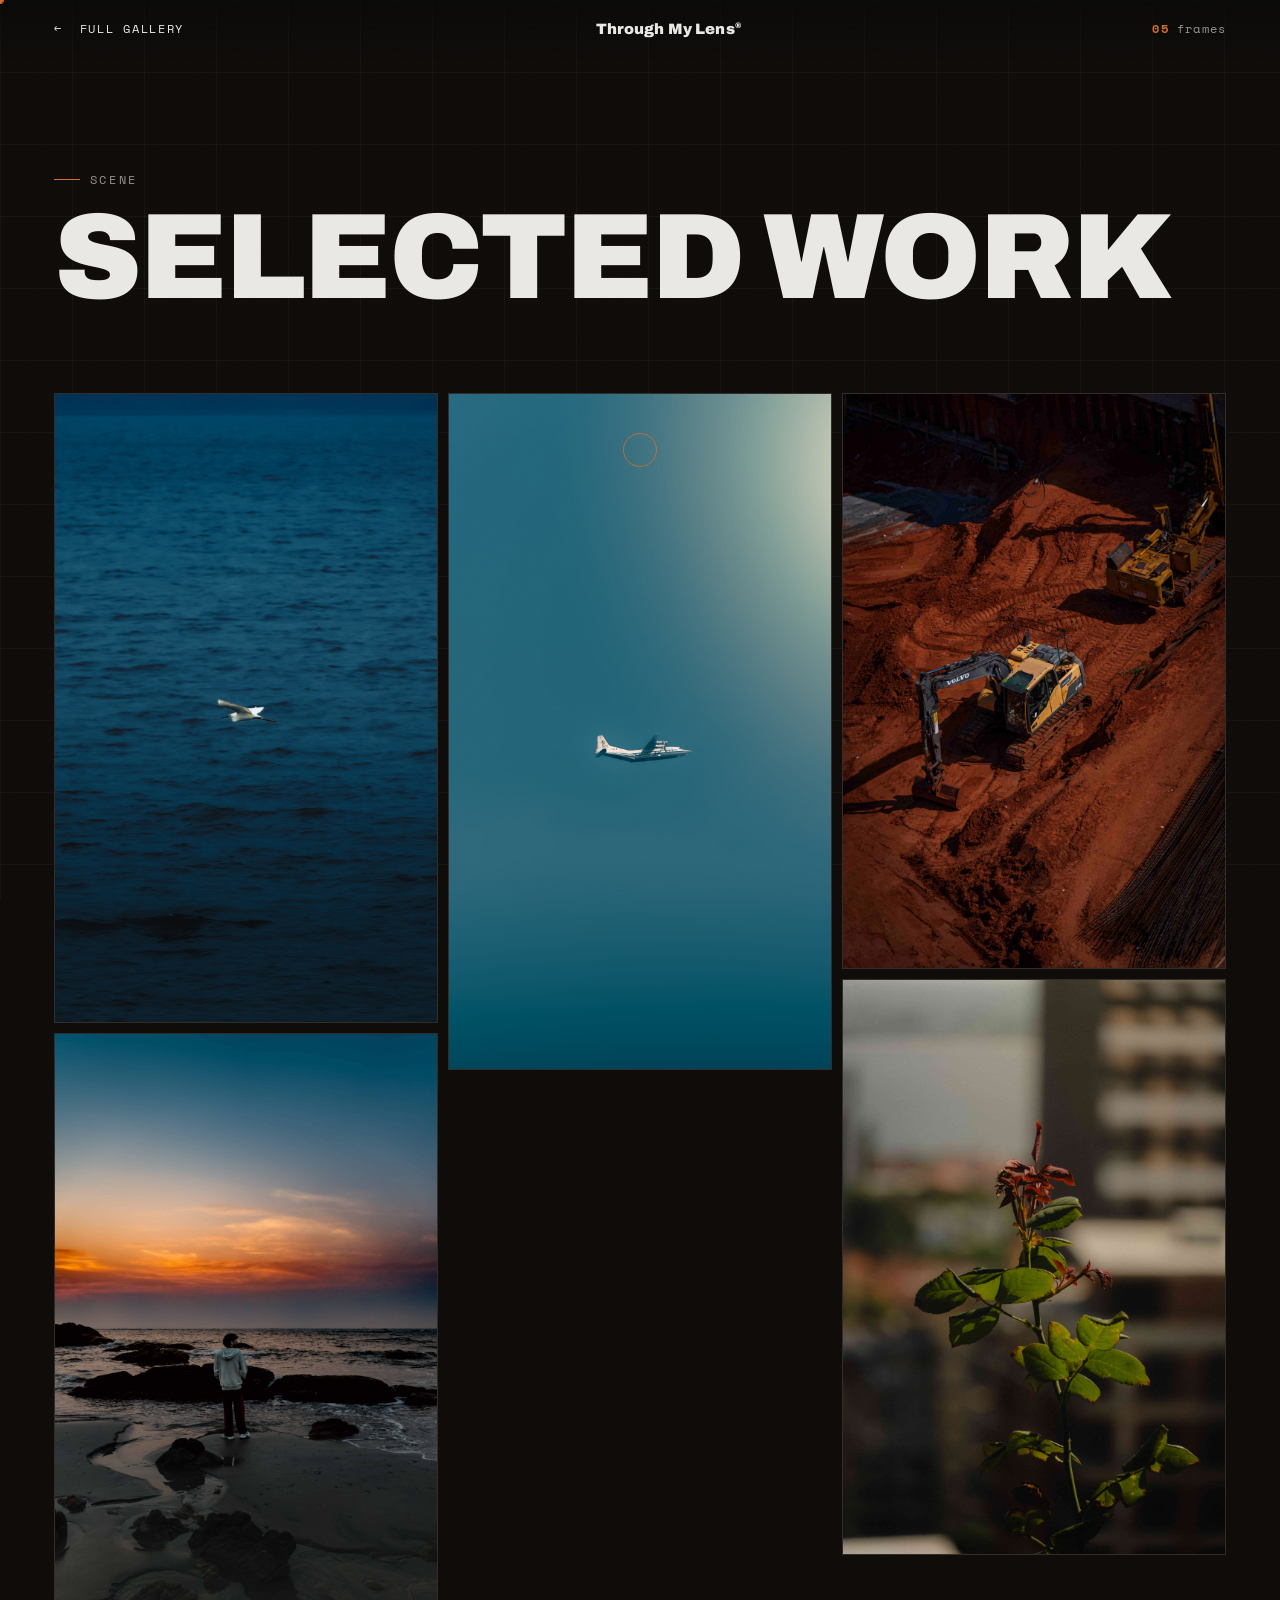
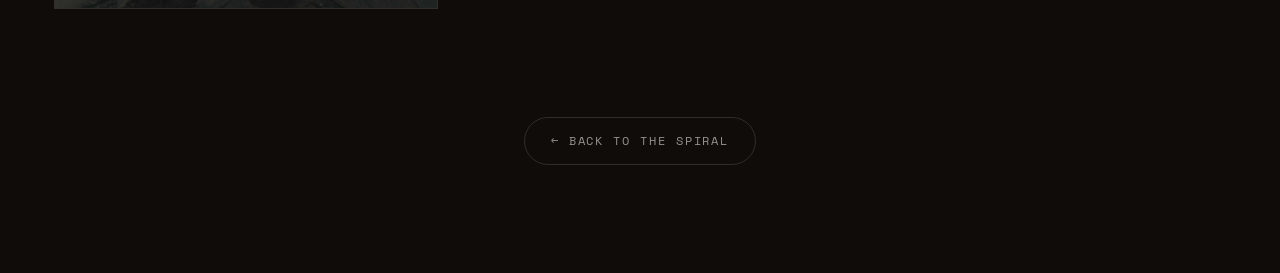
<file: Scene.html>
<!DOCTYPE html>
<html lang="en" data-base="dark">
<head>
<meta charset="UTF-8" />
<meta name="viewport" content="width=device-width, initial-scale=1.0" />
<title>Scene — Tanveer Naidu</title>
<link rel="preconnect" href="https://fonts.googleapis.com" />
<link rel="preconnect" href="https://fonts.gstatic.com" crossorigin />
<link href="https://fonts.googleapis.com/css2?family=Archivo:ital,wght@0,400;0,500;0,600;0,700;0,800;0,900;1,400;1,500&family=Anton&family=Space+Grotesk:wght@400;500;700&family=Space+Mono:ital,wght@0,400;0,700;1,400&display=swap" rel="stylesheet" />
<link rel="stylesheet" href="styles.css?v=4" />
<style>
/* ============================================================
   SCENE — one series, every frame uncropped
   A quiet, single-column reading of a scene. Dark studio base,
   mono captions, images shown at their native aspect ratio.
   ============================================================ */
html, body { background: var(--dark-bg); color: var(--dark-ink); }

/* smooth cross-document transition (supported browsers) */
@view-transition { navigation: auto; }
/* fallback: gentle page fade for everyone else */
@media (prefers-reduced-motion: no-preference) {
  body { animation: scPageIn 0.55s ease both; }
}
@keyframes scPageIn { from { opacity: 0; } to { opacity: 1; } }

/* faint grid — same studio depth as the spiral page */
body::before {
  content: ""; position: fixed; inset: 0; z-index: 0; pointer-events: none;
  background-image:
    linear-gradient(to right, rgba(255,255,255,0.035) 1px, transparent 1px),
    linear-gradient(to bottom, rgba(255,255,255,0.035) 1px, transparent 1px);
  background-size: 72px 72px;
}

.sc-nav {
  position: fixed; top: 0; left: 0; right: 0; z-index: 40;
  display: flex; align-items: center; justify-content: space-between;
  padding: 18px var(--edge);
  background: linear-gradient(to bottom, rgba(10,10,9,0.85), transparent);
}
.sc-nav a { text-decoration: none; color: var(--dark-ink); }
.sc-back {
  font-family: var(--font-mono); font-size: 12px; letter-spacing: 0.14em;
  text-transform: uppercase;
}
.sc-back .arr { display: inline-block; transition: transform 0.25s var(--ease); }
.sc-back:hover .arr { transform: translateX(-4px); }
.sc-brand { font-family: var(--font-display); font-weight: 900; font-size: 15px; letter-spacing: 0.01em; white-space: nowrap; flex: none; }
.sc-brand sup { font-size: 8px; }
.sc-count { font-family: var(--font-mono); font-size: 12px; letter-spacing: 0.1em; color: var(--dark-soft); }
.sc-count b { color: var(--accent); font-weight: 700; }

.sc-wrap {
  position: relative; z-index: 1;
  width: 100%; max-width: 1440px; margin-inline: auto;
  padding: clamp(120px, 18vh, 190px) var(--edge) clamp(90px, 12vh, 150px);
}

.sc-head { margin-bottom: clamp(56px, 9vh, 110px); }
.sc-eyebrow {
  display: inline-flex; align-items: center; gap: 10px;
  font-family: var(--font-mono); font-size: 12px; letter-spacing: 0.22em;
  text-transform: uppercase; color: var(--dark-soft);
}
.sc-eyebrow::before { content: ""; width: 26px; height: 1px; background: var(--accent); }
.sc-title {
  margin: 14px 0 0;
  font-family: var(--font-display); font-weight: 900; text-transform: uppercase;
  font-size: clamp(52px, 9.5vw, 150px); line-height: 0.9; letter-spacing: -0.02em;
  text-wrap: balance;
}

/* ---- Tight masonry — native aspect, never cropped, sharp edges ---- */
.sc-flow { columns: 3 320px; column-gap: 10px; }
.sc-item {
  margin: 0 0 10px; break-inside: avoid;
  position: relative; overflow: hidden;
}
.sc-item img {
  display: block; width: 100%; height: auto;
  outline: 1px solid var(--dark-line); outline-offset: -1px;
  -webkit-user-drag: none; user-select: none;
}
/* caption sits quietly over the lower edge; blooms in on hover */
.sc-item figcaption {
  position: absolute; left: 0; right: 0; bottom: 0; z-index: 2;
  display: flex; align-items: baseline; gap: 12px;
  padding: 26px 14px 12px;
  background: linear-gradient(to top, rgba(8,8,7,0.88), transparent);
  font-family: var(--font-mono); font-size: 11px; letter-spacing: 0.08em;
  opacity: 0; transition: opacity 0.3s ease;
  pointer-events: none;
}
.sc-item:hover figcaption { opacity: 1; }
@media (hover: none) { .sc-item figcaption { opacity: 1; } }
.sc-item .no { color: var(--accent); }
.sc-item .t {
  font-family: var(--font-display); font-weight: 800; text-transform: uppercase;
  font-size: 14px; letter-spacing: -0.01em; color: #fff;
}
.sc-item .m { margin-left: auto; color: rgba(244,241,236,0.75); text-align: right; }

/* scroll reveal */
@media (prefers-reduced-motion: no-preference) {
  .sc-item { opacity: 0; transform: translateY(22px); transition: opacity 0.6s ease, transform 0.7s var(--ease); }
  .sc-item.in { opacity: 1; transform: none; }
}

.sc-foot {
  margin-top: clamp(80px, 12vh, 140px);
  display: flex; justify-content: center;
}
.sc-foot a {
  font-family: var(--font-mono); font-size: 12px; letter-spacing: 0.16em;
  text-transform: uppercase; text-decoration: none; color: var(--dark-soft);
  border: 1px solid var(--dark-line); padding: 14px 26px; border-radius: 999px;
  transition: color 0.25s ease, border-color 0.25s ease;
}
.sc-foot a:hover { color: var(--dark-ink); border-color: var(--dark-soft); }

@media (max-width: 700px) {
  .sc-flow { columns: 2 150px; column-gap: 8px; }
  .sc-item { margin-bottom: 8px; }
  .sc-item .m { display: none; }
  .sc-nav { padding: 14px var(--edge); }
  .sc-back { font-size: 11px; letter-spacing: 0.1em; }
  .sc-back .lbl-wide { display: none; }
  .sc-brand { font-size: 13px; }
  .sc-count { font-size: 11px; }
}
</style>
<template id="__bundler_thumbnail" data-bg-color="#15130f">
  <svg viewBox="0 0 800 500" xmlns="http://www.w3.org/2000/svg">
    <rect x="290" y="130" width="220" height="240" rx="10" fill="none" stroke="#c4703a" stroke-width="6"/>
    <circle cx="400" cy="250" r="46" fill="#c4703a" opacity="0.25"/>
    <circle cx="400" cy="250" r="10" fill="#c4703a"/>
  </svg>
</template>
</head>
<body class="grain-on">

<div class="grain" aria-hidden="true"></div>

<header class="sc-nav">
  <a href="Full Gallery.html" class="sc-back"><span class="arr">←</span>&nbsp;<span class="lbl-wide">&nbsp;Full</span>&nbsp;Gallery</a>
  <a href="index.html" class="sc-brand">Through My Lens<sup>®</sup></a>
  <div class="sc-count"><b id="scNow">—</b> frames</div>
</header>

<main class="sc-wrap">
  <div class="sc-head">
    <span class="sc-eyebrow">Scene</span>
    <h1 class="sc-title" id="scTitle">—</h1>
  </div>
  <div class="sc-flow" id="scFlow"></div>
  <div class="sc-foot"><a href="Full Gallery.html">← Back to the spiral</a></div>
</main>

<script src="photos-data.js?v=1"></script>
<script>
(function () {
  "use strict";
  var params = new URLSearchParams(location.search);
  var cat = params.get("cat") || "work";
  var all = window.TML_PHOTOS || [];
  var photos = all.filter(function (p) { return p.h === cat; });
  if (!photos.length) { photos = all; }

  var name = photos[0] ? photos[0].c : "Scene";
  document.title = name + " — Tanveer Naidu";
  document.getElementById("scTitle").textContent = name;
  document.getElementById("scNow").textContent = String(photos.length).padStart(2, "0");

  var flow = document.getElementById("scFlow");
  photos.forEach(function (p, i) {
    var fig = document.createElement("figure");
    fig.className = "sc-item";
    var img = document.createElement("img");
    img.src = p.src; img.alt = p.t;
    img.loading = i < 2 ? "eager" : "lazy";
    img.decoding = "async";
    var cap = document.createElement("figcaption");
    cap.innerHTML =
      '<span class="no">/ ' + String(i + 1).padStart(2, "0") + "</span>" +
      '<span class="t"></span>' +
      '<span class="m"></span>';
    cap.querySelector(".t").textContent = p.t;
    cap.querySelector(".m").textContent = p.m || "";
    fig.appendChild(img); fig.appendChild(cap);
    flow.appendChild(fig);
  });

  /* scroll reveal */
  var reduce = window.matchMedia("(prefers-reduced-motion: reduce)").matches;
  var items = Array.prototype.slice.call(document.querySelectorAll(".sc-item"));
  if (reduce || !("IntersectionObserver" in window)) {
    items.forEach(function (el) { el.classList.add("in"); });
  } else {
    var io = new IntersectionObserver(function (entries) {
      entries.forEach(function (en) {
        if (en.isIntersecting) { en.target.classList.add("in"); io.unobserve(en.target); }
      });
    }, { rootMargin: "0px 0px -8% 0px", threshold: 0.05 });
    items.forEach(function (el) { io.observe(el); });
  }
})();
</script>
<script src="app.js?v=3"></script>

</body>
</html>
</file>
<file: styles.css>
/* ============================================================
   TANVEER NAIDU — PHOTOGRAPHY
   Industrial-editorial portfolio. Bold grotesque type,
   restrained warm-monochrome palette, one muted accent.
   ============================================================ */

/* ---- Tokens ------------------------------------------------ */
:root {
  --font-display: "Archivo", system-ui, sans-serif;
  --font-body: "Archivo", system-ui, sans-serif;
  --font-mono: "Space Mono", ui-monospace, monospace;
  --display-weight: 900;
  --display-tracking: -0.02em;

  /* exclusively dark — warm-monochrome studio palette, one muted accent */
  --paper:      oklch(0.158 0.006 58);
  --paper-2:    oklch(0.205 0.006 58);
  --ink:        oklch(0.93 0.004 85);
  --ink-soft:   oklch(0.66 0.006 70);
  --ink-faint:  oklch(0.52 0.006 65);
  --line:       oklch(0.30 0.006 60);
  --line-strong:oklch(0.40 0.006 60);

  --dark-bg:    oklch(0.158 0.006 58);
  --dark-paper: oklch(0.205 0.006 58);
  --dark-line:  oklch(0.30 0.006 60);
  --dark-ink:   oklch(0.93 0.004 85);
  --dark-soft:  oklch(0.66 0.006 70);

  --accent:     oklch(0.64 0.145 48);  /* muted terracotta / signage orange */

  --bg: var(--paper);
  --fg: var(--ink);

  --marquee-dur: 32s;

  --edge: clamp(18px, 4.2vw, 64px);
  --maxw: 1680px;

  --ease: cubic-bezier(0.22, 1, 0.36, 1);
}

/* ---- Reset ------------------------------------------------- */
*, *::before, *::after { box-sizing: border-box; }
html { -webkit-text-size-adjust: 100%; scroll-behavior: smooth; overflow-x: hidden; overscroll-behavior-x: none; }
@media (prefers-reduced-motion: reduce) { html { scroll-behavior: auto; } }
body {
  margin: 0;
  background: var(--bg);
  color: var(--fg);
  font-family: var(--font-body);
  font-size: 17px;
  line-height: 1.5;
  -webkit-font-smoothing: antialiased;
  text-rendering: optimizeLegibility;
  overflow-x: hidden;
  overscroll-behavior-x: none;
  max-width: 100vw;
  transition: background 0.5s var(--ease), color 0.5s var(--ease);
}
img { display: block; max-width: 100%; }
a { color: inherit; text-decoration: none; }
button { font: inherit; color: inherit; border: 0; background: none; cursor: pointer; }
::selection { background: var(--accent); color: var(--paper); }

/* ---- Helpers ----------------------------------------------- */
@media (prefers-reduced-motion: no-preference) {
  html { scroll-behavior: smooth; }
}
.wrap { width: 100%; max-width: var(--maxw); margin-inline: auto; padding-inline: var(--edge); }

.eyebrow {
  font-family: var(--font-mono);
  font-size: 11px;
  letter-spacing: 0.22em;
  text-transform: uppercase;
  color: var(--ink-soft);
  display: inline-flex;
  align-items: center;
  gap: 0.6em;
}
.eyebrow .dot { width: 6px; height: 6px; background: var(--accent); border-radius: 50%; }

.section-num {
  font-family: var(--font-mono);
  font-size: 12px;
  letter-spacing: 0.1em;
  color: var(--accent);
}

.display {
  font-family: var(--font-display);
  font-weight: var(--display-weight);
  letter-spacing: var(--display-tracking);
  text-transform: uppercase;
  line-height: 0.9;
  margin: 0;
}

.italic-soft { font-style: italic; font-weight: 400; text-transform: none; letter-spacing: -0.01em; }

/* reveal-on-scroll */
[data-reveal] { opacity: 0; transform: translateY(26px); transition: opacity 0.9s var(--ease), transform 0.9s var(--ease); }
[data-reveal].is-visible { opacity: 1; transform: none; }
[data-reveal][data-reveal-delay="1"] { transition-delay: 0.08s; }
[data-reveal][data-reveal-delay="2"] { transition-delay: 0.16s; }
[data-reveal][data-reveal-delay="3"] { transition-delay: 0.24s; }
@media (prefers-reduced-motion: reduce) {
  [data-reveal] { opacity: 1 !important; transform: none !important; }
}

/* ---- Custom cursor ---- */
@media (pointer: fine) {
  body, img, image-slot, .frame, .frame.openable,
  *, *::before, *::after { cursor: none !important; }
  .cursor-dot,
  .cursor-ring {
    position: fixed;
    top: 0; left: 0;
    pointer-events: none;
    z-index: 99999;
    border-radius: 50%;
    transform: translate(-50%, -50%);
    will-change: left, top;
  }
  .cursor-dot {
    width: 7px; height: 7px;
    background: var(--accent);
  }
  .cursor-ring {
    width: 34px; height: 34px;
    border: 1.5px solid var(--accent);
    opacity: 0.85;
    transition: width 0.25s var(--ease), height 0.25s var(--ease), opacity 0.25s, border-color 0.25s;
  }
  .cursor-ring.hover {
    width: 52px; height: 52px;
    opacity: 1;
  }
}

/* ---- Preloader / intro splash ----------------------------- */
.preloader {
  position: fixed; inset: 0; z-index: 10000;
  background: #15130f;
  color: #f4f1ea;
  overflow: hidden;
  padding: var(--edge);
  /* CSS fallback: always slide up after 3.5s even if JS stalls */
  animation: preAutoHide 0.9s cubic-bezier(0.76, 0, 0.24, 1) 3s forwards;
}
@keyframes preAutoHide { to { transform: translateY(-101%); pointer-events: none; } }
.preloader.hide {
  animation: none !important;
  transform: translateY(-101%);
  transition: transform 1.05s cubic-bezier(0.76, 0, 0.24, 1);
}
body.preload-active { overflow: hidden; }
.pre-eyebrow {
  position: absolute; top: var(--edge); left: var(--edge);
  font-family: var(--font-mono); font-size: 11px; letter-spacing: 0.22em;
  text-transform: uppercase; color: rgba(255,255,255,0.6);
  display: flex; align-items: center; gap: 0.6em;
}
.pre-eyebrow .dot { width: 6px; height: 6px; border-radius: 50%; background: var(--accent); }
.pre-title {
  position: absolute; left: var(--edge); bottom: clamp(70px, 13vh, 150px);
  font-family: var(--font-display); font-weight: 900; text-transform: uppercase;
  letter-spacing: -0.02em; line-height: 0.84; margin: 0;
  font-size: clamp(46px, 11vw, 200px);
}
.pre-title .pl { display: block; overflow: hidden; }
.pre-title .pl > span { display: block; transform: translateY(110%); animation: preRise 0.95s cubic-bezier(0.22,1,0.36,1) forwards; }
.pre-title .pl:nth-child(1) > span { animation-delay: 0.1s; }
.pre-title .pl:nth-child(2) > span { animation-delay: 0.22s; }
.pre-title em { font-style: normal; color: var(--accent); }
@keyframes preRise { to { transform: none; } }
.pre-count {
  position: absolute; right: var(--edge); bottom: clamp(40px, 8vh, 80px);
  font-family: var(--font-display); font-weight: 900; line-height: 1;
  font-size: clamp(40px, 7vw, 96px); letter-spacing: -0.02em;
}
.pre-count .pct { color: var(--accent); }
.pre-bar { position: absolute; left: 0; bottom: 0; height: 3px; width: 100%; background: rgba(255,255,255,0.12); }
.pre-bar i { display: block; height: 100%; width: 0; background: var(--accent); }
@media (prefers-reduced-motion: reduce) {
  .pre-title .pl > span { animation: none; transform: none; }
}

/* ---- Grain overlay ---------------------------------------- */
.grain {
  position: fixed; inset: 0; z-index: 9000; pointer-events: none;
  opacity: 0; transition: opacity 0.4s ease;
  background-image: url("data:image/svg+xml,%3Csvg xmlns='http://www.w3.org/2000/svg' width='160' height='160'%3E%3Cfilter id='n'%3E%3CfeTurbulence type='fractalNoise' baseFrequency='0.85' numOctaves='2' stitchTiles='stitch'/%3E%3C/filter%3E%3Crect width='100%25' height='100%25' filter='url(%23n)' opacity='0.5'/%3E%3C/svg%3E");
  mix-blend-mode: overlay;
}
body.grain-on .grain { opacity: 0.045; }

/* ============================================================
   NAV
   ============================================================ */
.site-nav {
  position: fixed; top: 0; left: 0; right: 0; z-index: 1000;
  display: flex; align-items: center; justify-content: space-between;
  padding: 16px var(--edge);
  mix-blend-mode: difference;
  color: #fff;
}
.site-nav.solid {
  mix-blend-mode: normal;
  color: var(--fg);
  background: color-mix(in oklab, var(--bg) 86%, transparent);
  backdrop-filter: blur(12px);
  border-bottom: 1px solid var(--line);
}
.brand { font-family: var(--font-display); font-weight: 900; letter-spacing: -0.01em; font-size: 18px; text-transform: uppercase; display: flex; align-items: baseline; gap: 4px; }
.brand sup { font-size: 9px; font-family: var(--font-mono); font-weight: 400; }
.nav-links { display: flex; gap: clamp(14px, 2.4vw, 40px); align-items: center; }
.nav-links a { font-family: var(--font-mono); font-size: 12px; letter-spacing: 0.14em; text-transform: uppercase; position: relative; padding: 4px 0; }
.nav-links a::after { content: ""; position: absolute; left: 0; bottom: -2px; height: 1.5px; width: 0; background: currentColor; transition: width 0.35s var(--ease); }
.nav-links a:hover::after, .nav-links a.active::after { width: 100%; }
.nav-status { font-family: var(--font-mono); font-size: 11px; letter-spacing: 0.12em; text-transform: uppercase; opacity: 0.8; }
.nav-menu-btn { display: none; font-family: var(--font-mono); font-size: 12px; letter-spacing: 0.14em; text-transform: uppercase; }

@media (max-width: 860px) {
  .nav-links, .nav-status { display: none; }
  .nav-menu-btn { display: block; }
  .site-nav.nav-open {
    mix-blend-mode: normal; color: var(--fg);
    background: var(--bg); flex-wrap: wrap; align-items: flex-start;
    padding-bottom: 24px; border-bottom: 1px solid var(--line);
  }
  .site-nav.nav-open .nav-links {
    display: flex; flex-direction: column; gap: 14px;
    width: 100%; margin-top: 20px; order: 3;
  }
  .site-nav.nav-open .nav-links a { font-size: 22px; font-family: var(--font-display); font-weight: 800; }
  .site-nav.nav-open .nav-links a::after { display: none; }
}

/* ============================================================
   HERO
   ============================================================ */
.hero { position: relative; min-height: 100svh; display: flex; flex-direction: column; justify-content: flex-end; overflow: hidden; isolation: isolate; }
.hero-media { position: absolute; inset: 0; overflow: hidden; }
.hero-media image-slot { width: 100%; height: 100%; }

/* Real hero image — cinematic B&W treatment with warm accent tint */
.hero-img {
  width: 100%; height: 100%;
  object-fit: cover;
  object-position: 58% center;   /* keeps the figure well-framed */
  display: block;
  filter: grayscale(1) contrast(1.28) brightness(0.76);
}
/* Warm accent wash — subtle terracotta glow in the upper midtones */
.hero-media::after {
  content: "";
  position: absolute; inset: 0;
  background: oklch(0.64 0.145 48);  /* terracotta accent */
  opacity: 0.13;
  mix-blend-mode: screen;
  pointer-events: none;
}
.hero-scrim { position: absolute; inset: 0; background:
  linear-gradient(to top, #0a0908 0%, color-mix(in oklab,#000 55%, transparent) 28%, color-mix(in oklab,#000 18%, transparent) 48%, transparent 68%),
  linear-gradient(to bottom, color-mix(in oklab,#000 40%, transparent), transparent 30%); }
/* Liquid inversion lens — painted by hero-liquid.js as a white blob and
   composited LAST over everything with mix-blend-mode:difference, so the photo
   AND the white text invert (negative) inside the fluid blob, untouched outside. */
.hero-liquid { position: absolute; inset: 0; width: 100%; height: 100%; pointer-events: none; mix-blend-mode: difference; }
/* Figure glow \u2014 the aligned silhouette, clipped to the blob, screened on top
   so the photographer pops pure white inside the lens. */
.hero-glow { position: absolute; inset: 0; width: 100%; height: 100%; pointer-events: none; mix-blend-mode: screen; }
/* Black text clone, masked to the blob and painted ABOVE the glow, so letters
   stay black over the glowing figure while the figure itself keeps glowing. */
.hero-invert {
  position: absolute; inset: 0; pointer-events: none;
  display: flex; flex-direction: column; justify-content: flex-end;
  -webkit-mask-size: 100% 100%; mask-size: 100% 100%;
  -webkit-mask-repeat: no-repeat; mask-repeat: no-repeat;
}
.hero-invert .eyebrow, .hero-invert .hero-lede, .hero-invert .hero-index,
.hero-invert .hero-title, .hero-invert .js-name { color: #000 !important; opacity: 1 !important; text-shadow: none !important; }
.hero-invert .hero-title .ghost { -webkit-text-stroke-color: #000 !important; color: transparent !important; }
.hero-invert .dot { background: #000 !important; }
.hero-defs { position: absolute; width: 0; height: 0; }
.hero-top { position: relative; padding-top: 96px; flex: 1; display: flex; align-items: flex-start; }
.hero-top .eyebrow { color: rgba(255,255,255,0.82); }
.hero-bottom { position: relative; padding-bottom: clamp(28px, 5vh, 64px); color: #fff; padding-right: clamp(50px, 6vw, 90px); }
.hero-title { font-family: var(--font-display); font-weight: var(--display-weight); letter-spacing: var(--display-tracking); text-transform: uppercase; line-height: 0.86; margin: 0; font-size: clamp(54px, 13.5vw, 248px); }
.hero-title .line { display: block; overflow: hidden; }
.hero-title .line > span { display: block; transform: none; transition: transform 0.95s var(--ease); }
.hero-title .line:nth-child(2) > span { transition-delay: 0.1s; }
.hero-title .line:nth-child(3) > span { transition-delay: 0.2s; }
.hero-title.intro .line > span { transform: translateY(106%); transition: none; }
@media (prefers-reduced-motion: reduce) {
  .hero-title .line > span { transition: none; }
}
.hero-title .ghost { -webkit-text-stroke: 1.5px rgba(255,255,255,0.85); color: transparent; }
.hero-index { position: relative; }

.hero-foot { display: flex; flex-wrap: wrap; justify-content: space-between; align-items: flex-end; gap: 24px; margin-top: clamp(20px, 3vh, 40px); }
.hero-lede { max-width: 38ch; font-size: clamp(15px, 1.3vw, 19px); color: rgba(255,255,255,0.88); line-height: 1.45; }
.hero-cta { display: inline-flex; align-items: center; gap: 12px; font-family: var(--font-mono); font-size: 13px; letter-spacing: 0.1em; text-transform: uppercase; padding: 14px 22px; border: 1px solid rgba(255,255,255,0.45); border-radius: 999px; transition: background 0.3s var(--ease), color 0.3s var(--ease), border-color 0.3s; }
.hero-cta:hover { background: #fff; color: #000; border-color: #fff; }
.hero-cta .arr { transition: transform 0.35s var(--ease); }
.hero-cta:hover .arr { transform: translateX(4px); }
.hero-index { font-family: var(--font-mono); font-size: 12px; letter-spacing: 0.14em; color: rgba(255,255,255,0.7); }
.scroll-cue { position: absolute; right: var(--edge); bottom: clamp(28px,5vh,64px); z-index: 2; writing-mode: vertical-rl; font-family: var(--font-mono); font-size: 11px; letter-spacing: 0.24em; text-transform: uppercase; color: rgba(255,255,255,0.7); display: flex; align-items: center; gap: 12px; }
.scroll-cue .bar { width: 1px; height: 46px; background: rgba(255,255,255,0.5); position: relative; overflow: hidden; }
.scroll-cue .bar::after { content:""; position:absolute; left:0; top:-100%; width:100%; height:60%; background:#fff; animation: cue 2.2s var(--ease) infinite; }
@keyframes cue { 0%{top:-60%} 60%,100%{top:100%} }
@media (max-width:600px){ .scroll-cue{ display:none; } }

/* ============================================================
   MARQUEE
   ============================================================ */
.marquee { border-block: 1px solid var(--line); background: var(--paper-2); overflow: hidden; padding: 18px 0; }
.marquee.invert { background: var(--ink); color: var(--paper); border-color: var(--ink); }
.marquee-track { display: flex; width: max-content; gap: 0; animation: scrollx var(--marquee-dur) linear infinite; }
.marquee:hover .marquee-track { animation-play-state: paused; }
.marquee.rev .marquee-track { animation-direction: reverse; }
.marquee-item { font-family: var(--font-display); font-weight: 800; text-transform: uppercase; font-size: clamp(22px, 3.4vw, 46px); letter-spacing: -0.01em; display: inline-flex; align-items: center; padding-inline: 28px; white-space: nowrap; }
.marquee-item .star { color: var(--accent); margin-left: 28px; font-size: 0.5em; }
@keyframes scrollx { to { transform: translateX(-50%); } }
@media (prefers-reduced-motion: reduce){ .marquee-track{ animation: none; } }

/* ============================================================
   SECTION SHELL
   ============================================================ */
.sec { padding-block: clamp(64px, 9vw, 150px); position: relative; }
.sec-head { display: flex; align-items: baseline; justify-content: space-between; gap: 24px; border-top: 1px solid var(--line); padding-top: 20px; margin-bottom: clamp(32px, 5vw, 72px); }
.sec-head .label { display: flex; align-items: baseline; gap: 16px; }
.sec-title { font-family: var(--font-display); font-weight: var(--display-weight); letter-spacing: var(--display-tracking); text-transform: uppercase; line-height: 0.9; font-size: clamp(40px, 8.5vw, 132px); margin: 0; }

/* ---- About ------------------------------------------------- */
.about-grid { display: grid; grid-template-columns: 1.25fr 0.75fr; gap: clamp(32px, 5vw, 80px); align-items: start; }
.about-lede { font-size: clamp(20px, 2.3vw, 34px); line-height: 1.3; font-weight: 500; letter-spacing: -0.01em; max-width: 24ch; }
.about-lede b { color: var(--accent); font-weight: 700; }
.about-body { margin-top: 28px; max-width: 52ch; color: var(--ink-soft); font-size: 16px; line-height: 1.6; }
.about-body p { margin: 0 0 16px; }
.about-side { display: flex; flex-direction: column; gap: 0; }
.spec { display: grid; grid-template-columns: 1fr 1fr; gap: 4px 16px; padding: 16px 0; border-top: 1px solid var(--line); }
.spec:last-of-type { border-bottom: 1px solid var(--line); }
.spec dt { font-family: var(--font-mono); font-size: 11px; letter-spacing: 0.14em; text-transform: uppercase; color: var(--ink-faint); }
.spec dd { margin: 0; font-family: var(--font-display); font-weight: 700; text-transform: uppercase; font-size: 17px; letter-spacing: -0.01em; text-align: right; }
.about-portrait { margin-top: 24px; }
.about-portrait image-slot { width: 100%; aspect-ratio: 4/5; }
.about-tags { display: flex; flex-wrap: wrap; gap: 8px; margin-top: 28px; }
.about-tags span { font-family: var(--font-mono); font-size: 11px; letter-spacing: 0.1em; text-transform: uppercase; padding: 7px 13px; border: 1px solid var(--line-strong); border-radius: 999px; color: var(--ink-soft); }
@media (max-width: 860px){ .about-grid{ grid-template-columns: 1fr; } }

/* ---- View toggle (Index ↔ Spiral) -------------------------- */
.view-toggle {
  display: flex; align-items: center; gap: 0;
  margin-bottom: clamp(20px, 3vw, 36px);
  font-family: var(--font-mono); font-size: 12px; letter-spacing: 0.14em;
  text-transform: uppercase;
}
.view-toggle .vt-label { color: var(--dark-soft); opacity: 0.7; margin-right: 16px; }
.view-toggle .vt-opt {
  padding: 8px 18px; border: 1px solid var(--panel-line);
  color: var(--dark-soft); text-decoration: none;
  transition: color 0.25s ease, border-color 0.25s ease, background 0.25s ease;
}
.view-toggle .vt-opt + .vt-opt { border-left: none; }
.view-toggle .vt-opt.is-on { background: var(--accent); border-color: var(--accent); color: #16130f; }
.view-toggle a.vt-opt:hover { color: var(--accent); border-color: var(--accent); }
/* Label swaps to "Full list" on mobile (the spiral view is desktop-oriented) */
.view-toggle .vt-narrow { display: none; }
@media (max-width: 700px) {
  .view-toggle .vt-wide { display: none; }
  .view-toggle .vt-narrow { display: inline; }
}

/* ---- Work / gallery --------------------------------------- */
#work { background: var(--panel-bg); color: var(--panel-fg); }
#work .sec-head { border-color: var(--panel-line); }
#work .section-num { color: var(--accent); }
.gallery-wrap { position: relative; }
.gallery {
  display: flex; gap: clamp(8px, 1vw, 16px); overflow-x: auto; padding-bottom: 28px;
  /* scroll-snap-type managed entirely by JS — CSS snap causes iOS WebKit to
     intercept programmatic scrollLeft changes and snap them back to 0px */
  cursor: grab; scrollbar-width: none;
  padding-inline: var(--edge); margin-inline: calc(-1 * var(--edge));
}
.gallery::-webkit-scrollbar { display: none; }
.gallery.dragging { cursor: grabbing; scroll-snap-type: none; }
.frame { scroll-snap-align: center; flex: 0 0 auto; width: clamp(260px, 38vw, 560px); }
.frame .shot { width: 100%; aspect-ratio: 3/4; position: relative; overflow: hidden; }
.frame:nth-child(even) .shot { aspect-ratio: 4/3; }
.frame image-slot { width: 100%; height: 100%; pointer-events: none; }
/* Real images inside frames */
.frame-img {
  width: 100%; height: 100%;
  object-fit: cover;
  display: block;
  transition: transform 0.7s var(--ease), filter 0.5s var(--ease);
}
.frame:hover .frame-img { transform: scale(1.04); }

/* Frames & Moments — all tall 3/4, near-mono + accent tint, reveals on hover */
#work .frame { width: calc((100vw - 2 * var(--edge) - 2 * clamp(8px, 1vw, 16px)) / 2.5); }
#work .frame .shot { aspect-ratio: 3/4 !important; }
#work .frame-img {
  filter: grayscale(0.88) sepia(0.12) contrast(1.12) brightness(0.88);
}
#work .frame:hover .frame-img {
  filter: none;
  transform: scale(1.04);
}
/* Accent colour overlay — terracotta tint that fades on hover */
#work .frame .shot::after {
  content: "";
  position: absolute; inset: 0;
  background: var(--accent);
  opacity: 0.22;
  mix-blend-mode: color;
  transition: opacity 0.5s var(--ease);
  pointer-events: none;
}
#work .frame:hover .shot::after { opacity: 0; }

/* India — unified warm golden-sepia treatment */
#india .frame-img {
  filter: sepia(0.48) saturate(0.78) contrast(1.16) brightness(0.87);
}
#india .frame:hover .frame-img {
  filter: sepia(0.28) saturate(0.88) contrast(1.1) brightness(0.92);
}

/* Johannesburg — cool-steel treatment */
#johannesburg .frame-img {
  filter: saturate(0.82) contrast(1.2) brightness(0.86) hue-rotate(-8deg);
}
#johannesburg .frame:hover .frame-img {
  filter: saturate(0.92) contrast(1.12) brightness(0.92) hue-rotate(-4deg);
}

/* Cape Town — rich Atlantic teal grade: deeper contrast, colour pushed up */
#capetown .frame-img {
  filter: saturate(1.16) contrast(1.18) brightness(0.93);
}
#capetown .frame:hover .frame-img {
  filter: saturate(1.26) contrast(1.1) brightness(1.02);
}
/* soft aqua glow lifts the frames off the dark panel — drawn as an INSET
   shadow so it washes the bottom of the photo itself and is clipped by
   .shot's own overflow:hidden, instead of an outer shadow bleeding into the
   caption area below the frame. */
#capetown .frame .shot {
  box-shadow: inset 0 -46px 50px -24px rgba(92, 170, 186, 0.4);
  transition: box-shadow 0.5s var(--ease);
}
#capetown .frame:hover .shot {
  box-shadow: inset 0 -56px 60px -22px rgba(92, 170, 186, 0.55);
}

/* Nature — subtle green enhancement */
#nature .frame-img {
  filter: saturate(1.12) hue-rotate(10deg) contrast(1.08) brightness(0.94);
}
#nature .frame:hover .frame-img {
  filter: saturate(1.18) hue-rotate(6deg) contrast(1.04) brightness(0.97);
}

/* Street — warm-gritty film treatment
   Ties the yellow-green Maputo sky to the richer Joburg frames.
   Slight sepia base + punched contrast = pushed street film look. */
#street .frame-img {
  filter: sepia(0.18) contrast(1.2) brightness(0.86) saturate(0.82);
}
#street .frame:hover .frame-img {
  filter: sepia(0.08) contrast(1.1) brightness(0.92) saturate(0.9);
}
.frame.openable { cursor: pointer; }
.frame-meta { display: flex; justify-content: space-between; align-items: baseline; gap: 16px; margin-top: 14px; }
.frame-meta .ttl { font-family: var(--font-display); font-weight: 800; text-transform: uppercase; font-size: clamp(16px, 1.5vw, 22px); letter-spacing: -0.01em; }
.frame-meta .no { font-family: var(--font-mono); font-size: 12px; color: var(--accent); }
.frame-exif { font-family: var(--font-mono); font-size: 11px; letter-spacing: 0.06em; color: var(--panel-sub); margin-top: 6px; }
.gallery-foot { display: flex; justify-content: space-between; align-items: center; margin-top: 8px; border-top: 1px solid var(--panel-line); padding-top: 18px; }
.gallery-foot .hint { font-family: var(--font-mono); font-size: 11px; letter-spacing: 0.16em; text-transform: uppercase; color: var(--panel-sub); }
.gallery-count { font-family: var(--font-mono); font-size: 13px; letter-spacing: 0.1em; color: var(--panel-fg); }
.gallery-count b { color: var(--accent); font-weight: 700; }
.gallery-bar { flex: 1; height: 2px; background: var(--panel-line); margin: 0 24px; position: relative; max-width: 320px; }
.gallery-bar i { position: absolute; left: 0; top: 0; height: 100%; width: 20%; background: var(--accent); transition: left 0.2s linear, width 0.2s linear; }

/* ---- Index / scenes --------------------------------------- */
.scenes { border-top: 1px solid var(--line); }
.scene {
  display: grid; grid-template-columns: 80px 1fr auto; align-items: center; gap: 24px;
  padding: clamp(20px, 3vw, 38px) 0; border-bottom: 1px solid var(--line); position: relative;
  transition: padding-left 0.4s var(--ease);
}
.scene:hover { padding-left: 18px; }
.scene .s-no { font-family: var(--font-mono); font-size: 13px; color: var(--ink-faint); }
.scene .s-name { font-family: var(--font-display); font-weight: var(--display-weight); text-transform: uppercase; letter-spacing: -0.01em; font-size: clamp(28px, 5.2vw, 76px); line-height: 0.95; transition: color 0.3s; }
.scene:hover .s-name { color: var(--accent); }
.scene .s-meta { display: flex; align-items: center; gap: 24px; }
.scene .s-count { font-family: var(--font-mono); font-size: 12px; color: var(--ink-soft); letter-spacing: 0.08em; }
.scene .s-arr { font-size: 22px; transition: transform 0.35s var(--ease); }
.scene:hover .s-arr { transform: translate(4px,-4px); color: var(--accent); }
.scene-preview { position: fixed; width: 260px; height: 340px; pointer-events: none; z-index: 50; opacity: 0; transform: translate(-50%,-54%) scale(0.94) rotate(-3deg); transition: opacity 0.3s var(--ease), transform 0.3s var(--ease); overflow: hidden; box-shadow: 0 24px 64px rgba(0,0,0,0.55); }
.scene-preview.show { opacity: 1; transform: translate(-50%,-54%) scale(1) rotate(-1.5deg); }
.sp-img { width: 100%; height: 100%; position: absolute; inset: 0; }
.sp-img img { width: 100%; height: 100%; object-fit: cover; display: block; }
.sp-label {
  position: absolute; bottom: 0; left: 0; right: 0;
  background: linear-gradient(to top, rgba(0,0,0,0.72), transparent);
  padding: 28px 14px 14px;
  font-family: var(--font-mono); font-size: 11px; letter-spacing: 0.18em;
  text-transform: uppercase; color: rgba(255,255,255,0.9);
}
@media (max-width: 700px){
  .scene { grid-template-columns: 44px 1fr; }
  .scene .s-meta { display: none; }
  .scene-preview { display: none; }
}

/* ---- Topic sections --------------------------------------- */
.topic-sec { background: var(--panel-bg); color: var(--panel-fg); padding-block: clamp(40px, 6vw, 100px); }
.topic-sec .sec-head { border-color: var(--panel-line); margin-bottom: clamp(20px, 3.5vw, 48px); }
.topic-sec .sec-title { font-size: clamp(44px, 10vw, 160px); }
.topic-back-link {
  font-family: var(--font-mono); font-size: 11px; letter-spacing: 0.16em;
  text-transform: uppercase; color: var(--panel-sub); display: inline-flex;
  align-items: center; gap: 6px; transition: color 0.25s;
}
.topic-back-link:hover { color: var(--accent); }
.topic-tag {
  display: inline-block; font-family: var(--font-mono); font-size: 11px;
  letter-spacing: 0.12em; text-transform: uppercase; color: var(--accent);
  border: 1px solid var(--accent); border-radius: 999px;
  padding: 5px 12px; margin-bottom: clamp(16px,3vw,32px);
}

/* ---- Stats ------------------------------------------------- */
.stats { background: var(--paper-2); }
.stat-grid { display: grid; grid-template-columns: repeat(4, 1fr); gap: 0; }
.stat { padding: 8px 0 4px; border-top: 2px solid var(--ink); }
.stat .num { font-family: var(--font-display); font-weight: var(--display-weight); font-size: clamp(44px, 8vw, 120px); line-height: 0.9; letter-spacing: -0.02em; }
.stat .num .suf { color: var(--accent); }
.stat .cap { font-family: var(--font-mono); font-size: 11px; letter-spacing: 0.12em; text-transform: uppercase; color: var(--ink-soft); margin-top: 10px; max-width: 18ch; }
@media (max-width: 860px){ .stat-grid{ grid-template-columns: repeat(2,1fr); gap: 32px 24px; } }

/* ---- Feature full-bleed ----------------------------------- */
.feature { position: relative; min-height: 92svh; display: flex; align-items: center; overflow: hidden; }
.feature-media { position: absolute; inset: 0; overflow: hidden; }
.feature-media image-slot { width: 100%; height: 100%; }
.feature-bg-img { width: 100%; height: 100%; object-fit: cover; object-position: center 30%; filter: brightness(0.72) saturate(0.85); }

/* Video background — scale up + shift up to crop bottom watermark */
.feature-bg-vid {
  position: absolute;
  top: 0; left: 0;
  width: 100%;
  height: 100%;
  object-fit: cover;
  object-position: center top;
  transform: scale(1.22) translateY(-8%);
  transform-origin: top center;
  filter: brightness(1.15) saturate(0.82);
  will-change: transform;
  pointer-events: none;
  -webkit-user-drag: none;
  user-select: none;
}
.feature-scrim { position: absolute; inset: 0; z-index: 3; background: linear-gradient(90deg, rgba(0,0,0,0.92), rgba(0,0,0,0.72) 60%, rgba(0,0,0,0.45)); }
.feature-quote { position: relative; z-index: 4; color: #fff; max-width: 18ch; }
.feature-quote .q { font-family: var(--font-display); font-weight: var(--display-weight); text-transform: uppercase; font-size: clamp(34px, 6vw, 92px); line-height: 0.92; letter-spacing: -0.01em; }
.feature-quote .q em { color: var(--accent); font-style: normal; }
.feature-quote .by { font-family: var(--font-mono); font-size: 12px; letter-spacing: 0.16em; text-transform: uppercase; margin-top: 22px; color: rgba(255,255,255,0.78); }
.eq-grid { display: flex; flex-direction: column; gap: 6px; }
.eq-label { color: var(--accent); letter-spacing: 0.2em; margin-bottom: 4px; }
.eq-item { display: flex; align-items: center; gap: 10px; }
.eq-item::before { content: ''; display: inline-block; width: 18px; height: 1px; background: rgba(255,255,255,0.4); flex-shrink: 0; }

/* ---- Contact ----------------------------------------------- */
#contact { padding-bottom: clamp(48px, 7vw, 90px); }
.contact-big {
  font-family: var(--font-display); font-weight: var(--display-weight);
  text-transform: uppercase; font-size: clamp(48px, 12vw, 200px);
  line-height: 0.86; letter-spacing: -0.02em; margin: 0;
}
.contact-big a {
  display: flex; flex-wrap: wrap; gap: 0.18em;
  align-items: center; color: var(--accent);
  text-decoration: none;
}

/* Per-word flip on hover: solid fill slides down, outline slides in from top */
.cb-word {
  display: inline-block;
  overflow: hidden;
  position: relative;
  vertical-align: bottom;
  padding-bottom: 0.05em;
  margin-bottom: -0.05em;
}
.cb-word span {
  display: block;
  transition: transform 0.55s cubic-bezier(0.22, 1, 0.36, 1);
}
.cb-word::before {
  content: attr(data-text);
  position: absolute; left: 0; top: 0;
  transform: translateY(-106%);
  transition: transform 0.55s cubic-bezier(0.22, 1, 0.36, 1);
  -webkit-text-stroke: 1.5px var(--accent);
  color: transparent;
  white-space: nowrap;
}
.contact-big a:hover .cb-word span        { transform: translateY(106%); }
.contact-big a:hover .cb-word::before     { transform: translateY(0); }
.contact-big a:hover .cb-word:nth-child(2) span        { transition-delay: 0.05s; }
.contact-big a:hover .cb-word:nth-child(2)::before     { transition-delay: 0.05s; }
.contact-big a:hover .cb-word:nth-child(3) span        { transition-delay: 0.10s; }
.contact-big a:hover .cb-word:nth-child(3)::before     { transition-delay: 0.10s; }

/* Arrow bounces diagonally */
.cb-arr {
  font-size: 0.52em; color: var(--accent);
  display: inline-block;
  transition: transform 0.45s cubic-bezier(0.22, 1, 0.36, 1);
}
.contact-big a:hover .cb-arr { transform: translate(0.2em, -0.2em) scale(1.2); }

.contact-row { display: flex; flex-wrap: wrap; justify-content: space-between; gap: 24px; margin-top: clamp(40px, 6vw, 80px); border-top: 1px solid var(--line); padding-top: 28px; }
.contact-col h4 { font-family: var(--font-mono); font-size: 11px; letter-spacing: 0.16em; text-transform: uppercase; color: var(--ink-faint); margin: 0 0 12px; font-weight: 400; }
.contact-col p, .contact-col a { font-size: 16px; line-height: 1.5; }
.contact-col .lk { display: block; position: relative; width: fit-content; }
.contact-col .lk:hover { color: var(--accent); }

/* ---- Footer ------------------------------------------------ */
.site-foot { background: var(--ink); color: var(--paper); padding: clamp(40px,6vw,72px) 0 28px; }
.foot-top { display: flex; flex-wrap: wrap; justify-content: space-between; gap: 24px; align-items: flex-start; }
.foot-mark { font-family: var(--font-display); font-weight: 900; text-transform: uppercase; font-size: clamp(40px, 9vw, 150px); line-height: 0.85; letter-spacing: -0.02em; }
.foot-meta { font-family: var(--font-mono); font-size: 11px; letter-spacing: 0.1em; line-height: 1.9; color: var(--dark-soft); text-transform: uppercase; text-align: right; }
.foot-bottom { display: flex; flex-wrap: wrap; justify-content: space-between; gap: 16px; margin-top: clamp(36px,5vw,64px); border-top: 1px solid var(--dark-line); padding-top: 20px; font-family: var(--font-mono); font-size: 11px; letter-spacing: 0.1em; text-transform: uppercase; color: var(--dark-soft); }
.foot-bottom a:hover { color: var(--accent); }

/* ============================================================
   LIGHTBOX
   ============================================================ */
.lightbox { position: fixed; inset: 0; z-index: 8000; background: color-mix(in oklab, #0a0908 94%, transparent); backdrop-filter: blur(6px); display: none; align-items: center; justify-content: center; padding: clamp(20px,5vw,72px); }
.lightbox.open { display: flex; }
.lb-inner { width: min(1100px, 100%); display: grid; grid-template-columns: 1fr 300px; gap: 32px; align-items: center; }
.lb-img { width: 100%; aspect-ratio: 3/4; background: #1a1a1a; overflow: hidden; }
.lb-img image-slot { width: 100%; height: 100%; pointer-events: none; }
.lb-info { color: #fff; }
.lb-info .lb-no { font-family: var(--font-mono); font-size: 13px; color: var(--accent); letter-spacing: 0.1em; }
.lb-info .lb-ttl { font-family: var(--font-display); font-weight: 900; text-transform: uppercase; font-size: clamp(28px,3vw,48px); line-height: 0.95; margin: 12px 0 20px; letter-spacing: -0.01em; }
.lb-info dl { display: grid; grid-template-columns: auto 1fr; gap: 10px 18px; font-family: var(--font-mono); font-size: 12px; }
.lb-info dt { color: rgba(255,255,255,0.5); letter-spacing: 0.1em; text-transform: uppercase; }
.lb-info dd { margin: 0; text-align: right; letter-spacing: 0.05em; }
.lb-nav { display: flex; gap: 10px; margin-top: 28px; }
.lb-nav button { width: 46px; height: 46px; border: 1px solid rgba(255,255,255,0.35); border-radius: 50%; font-size: 18px; display: grid; place-items: center; transition: background 0.25s, color 0.25s; }
.lb-nav button:hover { background: #fff; color: #000; }
.lb-close { position: absolute; top: 24px; right: 28px; font-family: var(--font-mono); font-size: 12px; letter-spacing: 0.14em; text-transform: uppercase; color: #fff; display: flex; align-items: center; gap: 8px; }
.lb-close::after { content: "✕"; }
@media (max-width: 760px){ .lb-inner{ grid-template-columns: 1fr; } .lb-img{ aspect-ratio: 4/3; } }

/* ---- Semantic gallery tokens ---- */
:root {
  --panel-bg: oklch(0.22 0.006 58);
  --panel-fg: var(--dark-ink);
  --panel-line: var(--dark-line);
  --panel-sub: var(--dark-soft);
}

/* ---- image-slot look (placeholder styling) ----------------- */
/* The slot renders its empty caption inheriting host `color`; .frame bg is
   translucent so host background shows through. Tune per context. */
image-slot {
  background: var(--paper-2);
  color: var(--ink-faint) !important;
  font-family: var(--font-mono) !important;
}
/* dark contexts: light caption + tonal block so the drop-target reads */
#work image-slot,
.hero-media image-slot,
.feature-media image-slot,
.lightbox image-slot {
  background: oklch(0.24 0.006 60);
  color: rgba(255,255,255,0.55) !important;
}
.hero-media image-slot,
.feature-media image-slot { background: oklch(0.20 0.006 60); }

/* scrims must not block the slot underneath from being filled */
.hero-scrim, .feature-scrim { pointer-events: none; }

/* Image locking — no drag, no select on real photos */
img.frame-img, img.hero-img, img.feature-bg-img {
  -webkit-user-drag: none;
  user-select: none;
  pointer-events: none;
  -webkit-touch-callout: none;
}


/* ============================================================
   MOBILE OPTIMISATION  (≤ 600px / ≤ 860px already covered above)
   ============================================================ */

/* ---- Hero -------------------------------------------------- */
@media (max-width: 600px) {
  .hero-bottom { padding-right: var(--edge); }

  .hero-title { font-size: clamp(48px, 14.5vw, 96px); }

  .hero-foot {
    flex-direction: column;
    align-items: flex-start;
    gap: 16px;
  }

  .hero-lede { font-size: 15px; max-width: none; }

  .hero-cta { font-size: 12px; padding: 12px 18px; }

  .hero-index { display: none; }
}

/* ---- Preloader --------------------------------------------- */
@media (max-width: 600px) {
  .pre-title { font-size: clamp(38px, 13vw, 96px); bottom: clamp(60px, 10vh, 110px); }
  .pre-count { font-size: clamp(36px, 10vw, 72px); }
}

/* ---- Marquee ----------------------------------------------- */
@media (max-width: 600px) {
  .marquee-item { font-size: clamp(20px, 6vw, 34px); padding-inline: 18px; }
}

/* ---- Section titles ---------------------------------------- */
@media (max-width: 600px) {
  .sec-title { font-size: clamp(36px, 11vw, 72px); }
  .sec-head { flex-direction: column; gap: 8px; }
}

/* ---- About ------------------------------------------------- */
@media (max-width: 600px) {
  .about-lede { font-size: clamp(18px, 5.5vw, 26px); }
  .about-body { font-size: 15px; }
  .spec dd { font-size: 15px; }
  .about-tags span { font-size: 10px; padding: 5px 10px; }
}

/* ---- Gallery frames ---------------------------------------- */
@media (max-width: 600px) {
  .frame { width: clamp(220px, 80vw, 340px); }
  #work .frame { width: clamp(200px, 66vw, 300px); }
  .frame-meta .ttl { font-size: 15px; }
  .gallery-foot { flex-wrap: wrap; gap: 10px; }
  .gallery-bar { display: none; }
}

/* ---- Scene index ------------------------------------------- */
@media (max-width: 600px) {
  .scene { grid-template-columns: 36px 1fr; gap: 12px; padding: 18px 0; }
  .scene .s-name { font-size: clamp(26px, 9.5vw, 52px); }
  .scene:hover { padding-left: 0; }
}

/* ---- Topic section titles ---------------------------------- */
@media (max-width: 600px) {
  .topic-sec .sec-title { font-size: clamp(40px, 12vw, 96px); }
}

/* ---- Stats ------------------------------------------------- */
@media (max-width: 480px) {
  .stat-grid { grid-template-columns: repeat(2,1fr); gap: 24px 16px; }
  .stat .num { font-size: clamp(38px, 12vw, 80px); }
}

/* ---- Feature (One Lens…) ----------------------------------- */
@media (max-width: 600px) {
  .feature { min-height: 100svh; align-items: flex-end; }

  /* Video: simpler crop on mobile — no scale overflow */
  .feature-bg-vid {
    transform: scale(1.08) translateY(-5%);
    transform-origin: top center;
  }

  /* portrait: darken from bottom not from side */
  .feature-scrim {
    background: linear-gradient(
      to top,
      rgba(0,0,0,0.96) 0%,
      rgba(0,0,0,0.72) 50%,
      rgba(0,0,0,0.38) 100%
    );
  }

  .feature-quote { max-width: 100%; overflow: hidden; padding-bottom: clamp(32px,6vh,64px); }
  .feature-quote .q {
    font-size: clamp(24px, 8.5vw, 48px);
    word-break: break-word;
    overflow-wrap: break-word;
    hyphens: auto;
  }
  .feature-quote .by { font-size: 11px; margin-top: 18px; }
  .eq-grid { gap: 4px; }
}

/* ---- Contact ----------------------------------------------- */
@media (max-width: 600px) {
  .contact-big { font-size: clamp(36px, 10.5vw, 72px); }
  .contact-big a { gap: 0.12em; }
  .contact-row { flex-direction: column; gap: 28px; }
  .contact-col p, .contact-col a { font-size: 15px; }
}

/* ---- Footer ------------------------------------------------ */
@media (max-width: 600px) {
  .foot-mark { font-size: clamp(32px, 10vw, 72px) !important; }
  .foot-top { flex-direction: column; gap: 16px; }
  .foot-meta { text-align: left; }
  .foot-bottom { flex-direction: column; gap: 10px; }
}

/* ---- Lightbox ---------------------------------------------- */
@media (max-width: 600px) {
  .lightbox { padding: 12px; align-items: flex-end; }
  .lb-inner { grid-template-columns: 1fr; gap: 16px; }
  .lb-img { aspect-ratio: 3/4; max-height: 52svh; }
  .lb-info .lb-ttl { font-size: clamp(22px,6vw,36px); }
  .lb-info dl { font-size: 11px; gap: 7px 12px; }
  .lb-nav button { width: 40px; height: 40px; font-size: 16px; }
  .lb-close { top: 16px; right: 16px; font-size: 11px; }
}

/* ---- Touch: remove hover-only transforms on mobile --------- */
@media (hover: none) {
  .frame:hover .frame-img { transform: none; }
  .scene:hover { padding-left: 0; }
  .scene:hover .s-name { color: inherit; }
  .hero-cta:hover { background: transparent; color: #fff; border-color: rgba(255,255,255,0.45); }
}

/* ---- Contact: per-word flip triggered by touch (mobile) ---- */
.cb-word.touch-active span {
  transform: translateY(106%);
  transition: transform 0.35s cubic-bezier(0.22, 1, 0.36, 1);
}
.cb-word.touch-active::before {
  transform: translateY(0);
  transition: transform 0.35s cubic-bezier(0.22, 1, 0.36, 1);
}

/* ---- Title clip-rise reveal -------------------------------- */
/* Each word is wrapped in .tr-clip (overflow:hidden) with an inner
   .tr-word that starts translated below and rises up on scroll —
   identical mechanic to the hero headline entrance. */

.tr-clip {
  display: inline-block;
  overflow: hidden;
  vertical-align: bottom;     /* baseline-aligns with adjacent words */
  padding-bottom: 0.06em;     /* room for descenders */
  margin-bottom: -0.06em;     /* cancel the padding so layout is unaffected */
}
.tr-clip--block {
  display: block;             /* full-width block for mixed-HTML titles */
}

.tr-word {
  display: block;
  transform: translateY(108%);
  transition: transform 1.1s cubic-bezier(0.22, 1, 0.36, 1);
}

/* Trigger: add .tr-visible to the parent .sec-title / .contact-big etc. */
.tr-visible .tr-word {
  transform: none;
}

/* Reduced motion: skip animation entirely */
@media (prefers-reduced-motion: reduce) {
  .tr-word { transform: none !important; transition: none !important; }
}

/* ============================================================
   Image protection (deterrent): block drag + long-press save on
   photos. image-slot images render in shadow DOM so they're not
   matched here and stay interactive. Real protection = the server
   security headers in vercel.json.
   ============================================================ */
img {
  -webkit-touch-callout: none;
  -webkit-user-drag: none;
  -khtml-user-drag: none;
  -moz-user-select: none;
  user-select: none;
}

/* ============================================================
   iPad / tablet tuning
   Air ~820, Pro 11" ~834, Pro 12.9" ~1024 (portrait widths).
   The Full Gallery keeps the 3D spiral on tablets (the 2D list is
   phone-only, ≤700px). These rules only refine the landing page for
   the taller tablet aspect ratios. Targeted by pointer:coarse so
   real laptops at the same widths are never affected.
   ============================================================ */
@media (pointer: coarse) and (min-width: 701px) and (max-width: 1100px) and (orientation: portrait) {
  /* Compact nav + single-column body read better on a tall portrait tablet */
  .nav-links, .nav-status { display: none; }
  .nav-menu-btn { display: block; }
  .about-grid { grid-template-columns: 1fr; gap: 44px; }
  .stat-grid { grid-template-columns: repeat(2, 1fr); gap: 40px 32px; }
  /* Give the hero room to breathe on the taller canvas */
  .hero-lede { max-width: 46ch; }
}

/* iPad landscape (Air/Pro 1180–1366 wide): keep the full desktop layout but
   cap the helix card size so frames don't crowd the shorter landscape height. */
@media (pointer: coarse) and (min-width: 1101px) and (orientation: landscape) {
  .about-body { max-width: 60ch; }
}
</file>
